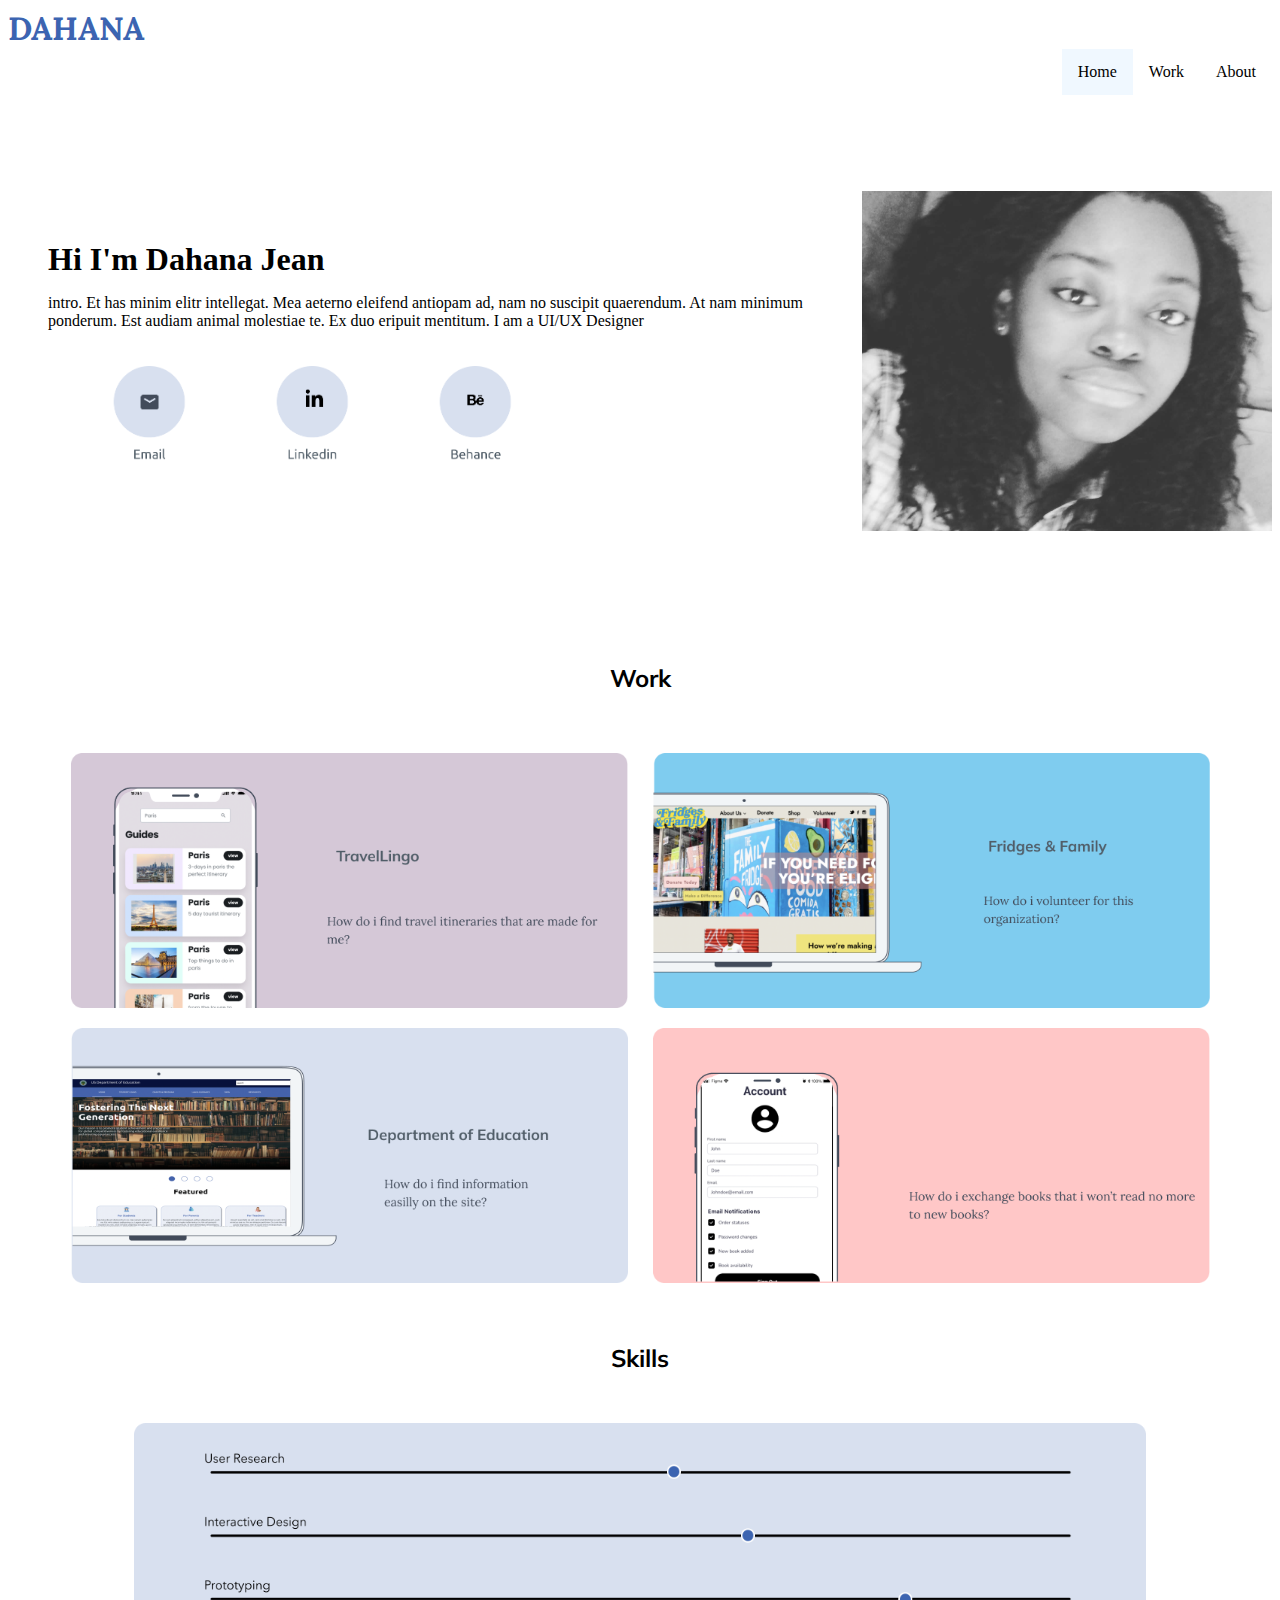
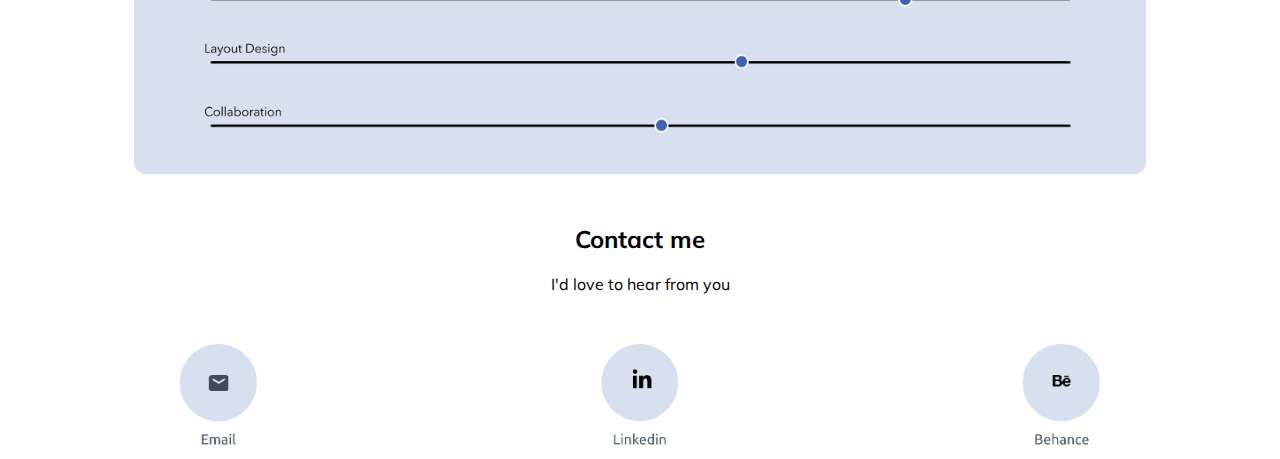
<file: index.html>
<!DOCTYPE html>
<html lang="en">
<head>
    <meta charset="UTF-8">
    <meta http-equiv="X-UA-Compatible" content="IE=edge">
    <meta name="viewport" content="width=device-width, initial-scale=1.0">
    <link rel="preconnect" href="https://fonts.googleapis.com">
    <link rel="preconnect" href="https://fonts.gstatic.com" crossorigin>
    <link href="https://fonts.googleapis.com/css2?family=Lora:wght@400;700&family=Mulish:wght@400;700&display=swap" rel="stylesheet">
    <link href="css/style.css" rel="stylesheet" type="text/css">
    <title>Dahana</title>
</head>
<body>
    <!--Nav Html-->
    <nav id="navBar">
        <div class="sitename"> 
            <h1>DAHANA</h1>
        </div>
  <ul>
  <li><a href="#">About</a></li>
  <li class="dropdown">
    <a href="javascript:void(0)" class="dropbtn">Work</a>
    <div class="dropdown-content">
      <a href="#">TravelLingo</a>
      <a href="../UX_UI_HW_18/workpage/">Fridges & Family</a>
      <a href="#">Department of Education</a>
      <a href="#">Bookflip</a>
    </div>
  </li>
  <li><a class="active" href="#">Home</a></li>
</ul>

</nav>
&nbsp;
  <!--Introduction-->
  <section>
  <div class="container">
    <div class="heading">
    <h1>Hi I'm Dahana Jean</h1>
      <p>intro. Et has minim elitr intellegat. Mea aeterno eleifend antiopam ad, nam no suscipit quaerendum. At nam minimum ponderum. Est audiam animal molestiae te. Ex duo eripuit mentitum. I am a UI/UX Designer </p>
    <div class="icons">
       <img src="images/Emailicon.png">
       <img src="images/Linkedinicon.png">
       <img src="images/behanceicon.png">
    </div>
    </div>
    <div class="image">
      <img src="images/myself.png">
    </div>
  </div>
</section>
    <!-- Work -->
    <div class="subHeading">
        <h2>Work</h2>
    </div>
    <section id="workGrid">
        <div id="travellingo" class="workGridArea"></div>
        <a href="../UX_UI_HW_18/workpage/index.html">
          <div id="fridgesfamily" class="workGridArea"></div>
        </a>
        <div id="departmentofeducation" class="workGridArea"></div>
        <div id="bookflip" class="workGridArea"></div>
    </section>
     <!-- Skill-->
    <section>
    <div class="subHeading">
        <h2>Skills</h2>
    </div>
    <img id="skills" src="images/skills.png" alt="My skills">
  </section>
   
    <!-- Footer HTML -->
    <div class="subHeading">
        <H2>Contact me</H2>
        <p>I'd love to hear from you</p>
    </div>
    <div class="footer">
        <img id="footericon" src="images/Emailicon.png">
        <img id="footericon" src="images/Linkedinicon.png">
        <img id="footericon" src="images/behanceicon.png">
    </div>
</body>
</html>
</file>
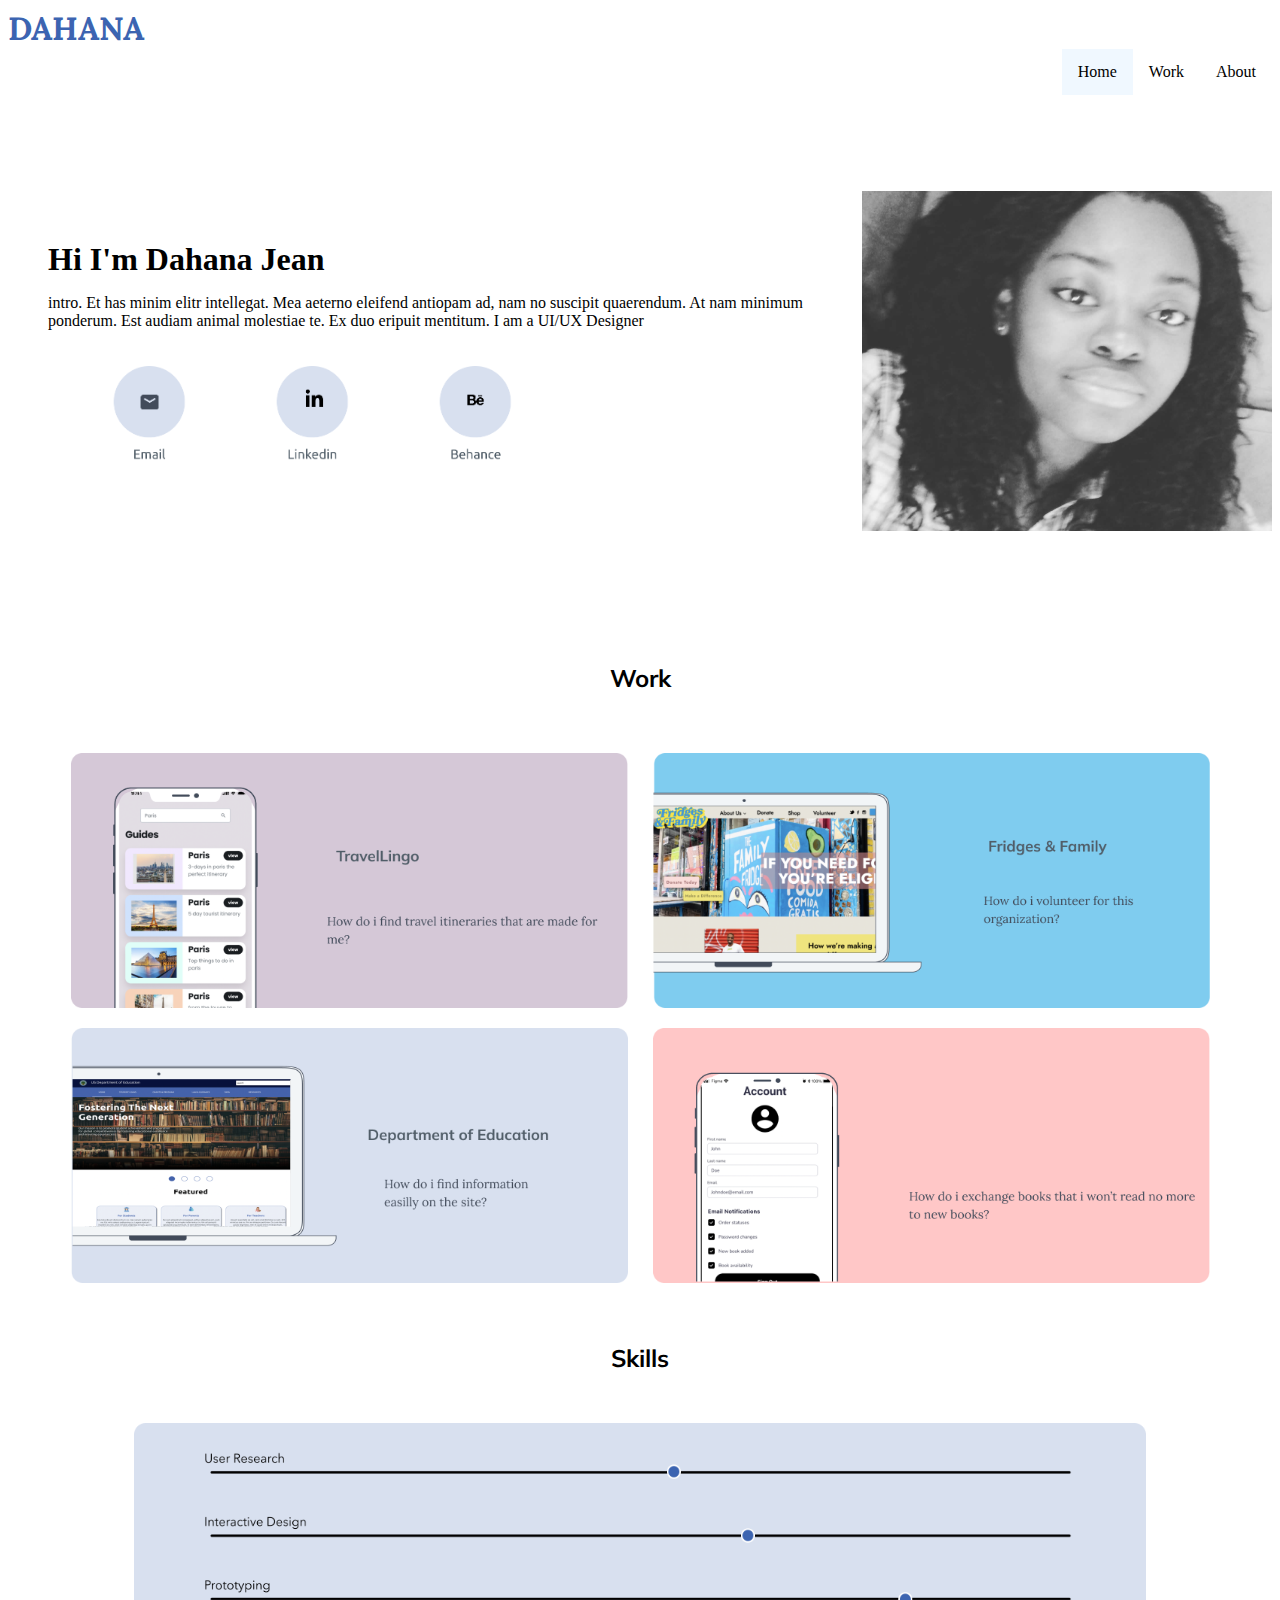
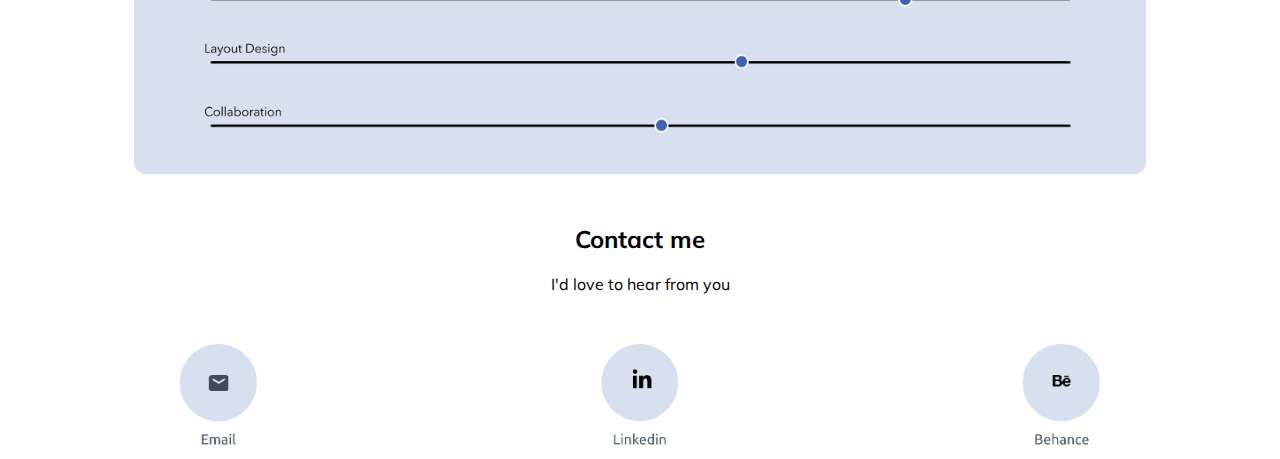
<file: homepage/index.html>
<!DOCTYPE html>
<html lang="en">
<head>
    <meta charset="UTF-8">
    <meta http-equiv="X-UA-Compatible" content="IE=edge">
    <meta name="viewport" content="width=device-width, initial-scale=1.0">
    <link rel="preconnect" href="https://fonts.googleapis.com">
    <link rel="preconnect" href="https://fonts.gstatic.com" crossorigin>
    <link href="https://fonts.googleapis.com/css2?family=Lora:wght@400;700&family=Mulish:wght@400;700&display=swap" rel="stylesheet">
    <link href="css/style.css" rel="stylesheet" type="text/css">
    <title>Dahana</title>
</head>
<body>
    <!--Nav Html-->
    <nav id="navBar">
        <div class="sitename"> 
            <h1>DAHANA</h1>
        </div>
  <ul>
  <li><a href="#">About</a></li>
  <li class="dropdown">
    <a href="javascript:void(0)" class="dropbtn">Work</a>
    <div class="dropdown-content">
      <a href="#">TravelLingo</a>
      <a href="../workpage/">Fridges & Family</a>
      <a href="#">Department of Education</a>
      <a href="#">Bookflip</a>
    </div>
  </li>
  <li><a class="active" href="#">Home</a></li>
</ul>

</nav>
&nbsp;
  <!--Introduction-->
  <section>
  <div class="container">
    <div class="heading">
    <h1>Hi I'm Dahana Jean</h1>
      <p>intro. Et has minim elitr intellegat. Mea aeterno eleifend antiopam ad, nam no suscipit quaerendum. At nam minimum ponderum. Est audiam animal molestiae te. Ex duo eripuit mentitum. I am a UI/UX Designer </p>
    <div class="icons">
       <img src="images/Emailicon.png">
       <img src="images/Linkedinicon.png">
       <img src="images/behanceicon.png">
    </div>
    </div>
    <div class="image">
      <img src="images/myself.png">
    </div>
  </div>
</section>
    <!-- Work -->
    <div class="subHeading">
        <h2>Work</h2>
    </div>
    <section id="workGrid">
        <div id="travellingo" class="workGridArea"></div>
        <a href="../workpage/">
          <div id="fridgesfamily" class="workGridArea"></div>
        </a>
        <div id="departmentofeducation" class="workGridArea"></div>
        <div id="bookflip" class="workGridArea"></div>
    </section>
     <!-- Skill-->
    <section>
    <div class="subHeading">
        <h2>Skills</h2>
    </div>
    <img id="skills" src="images/skills.png" alt="My skills">
  </section>
   
    <!-- Footer HTML -->
    <div class="subHeading">
        <H2>Contact me</H2>
        <p>I'd love to hear from you</p>
    </div>
    <div class="footer">
        <img id="footericon" src="images/Emailicon.png">
        <img id="footericon" src="images/Linkedinicon.png">
        <img id="footericon" src="images/behanceicon.png">
    </div>
</body>
</html>
</file>
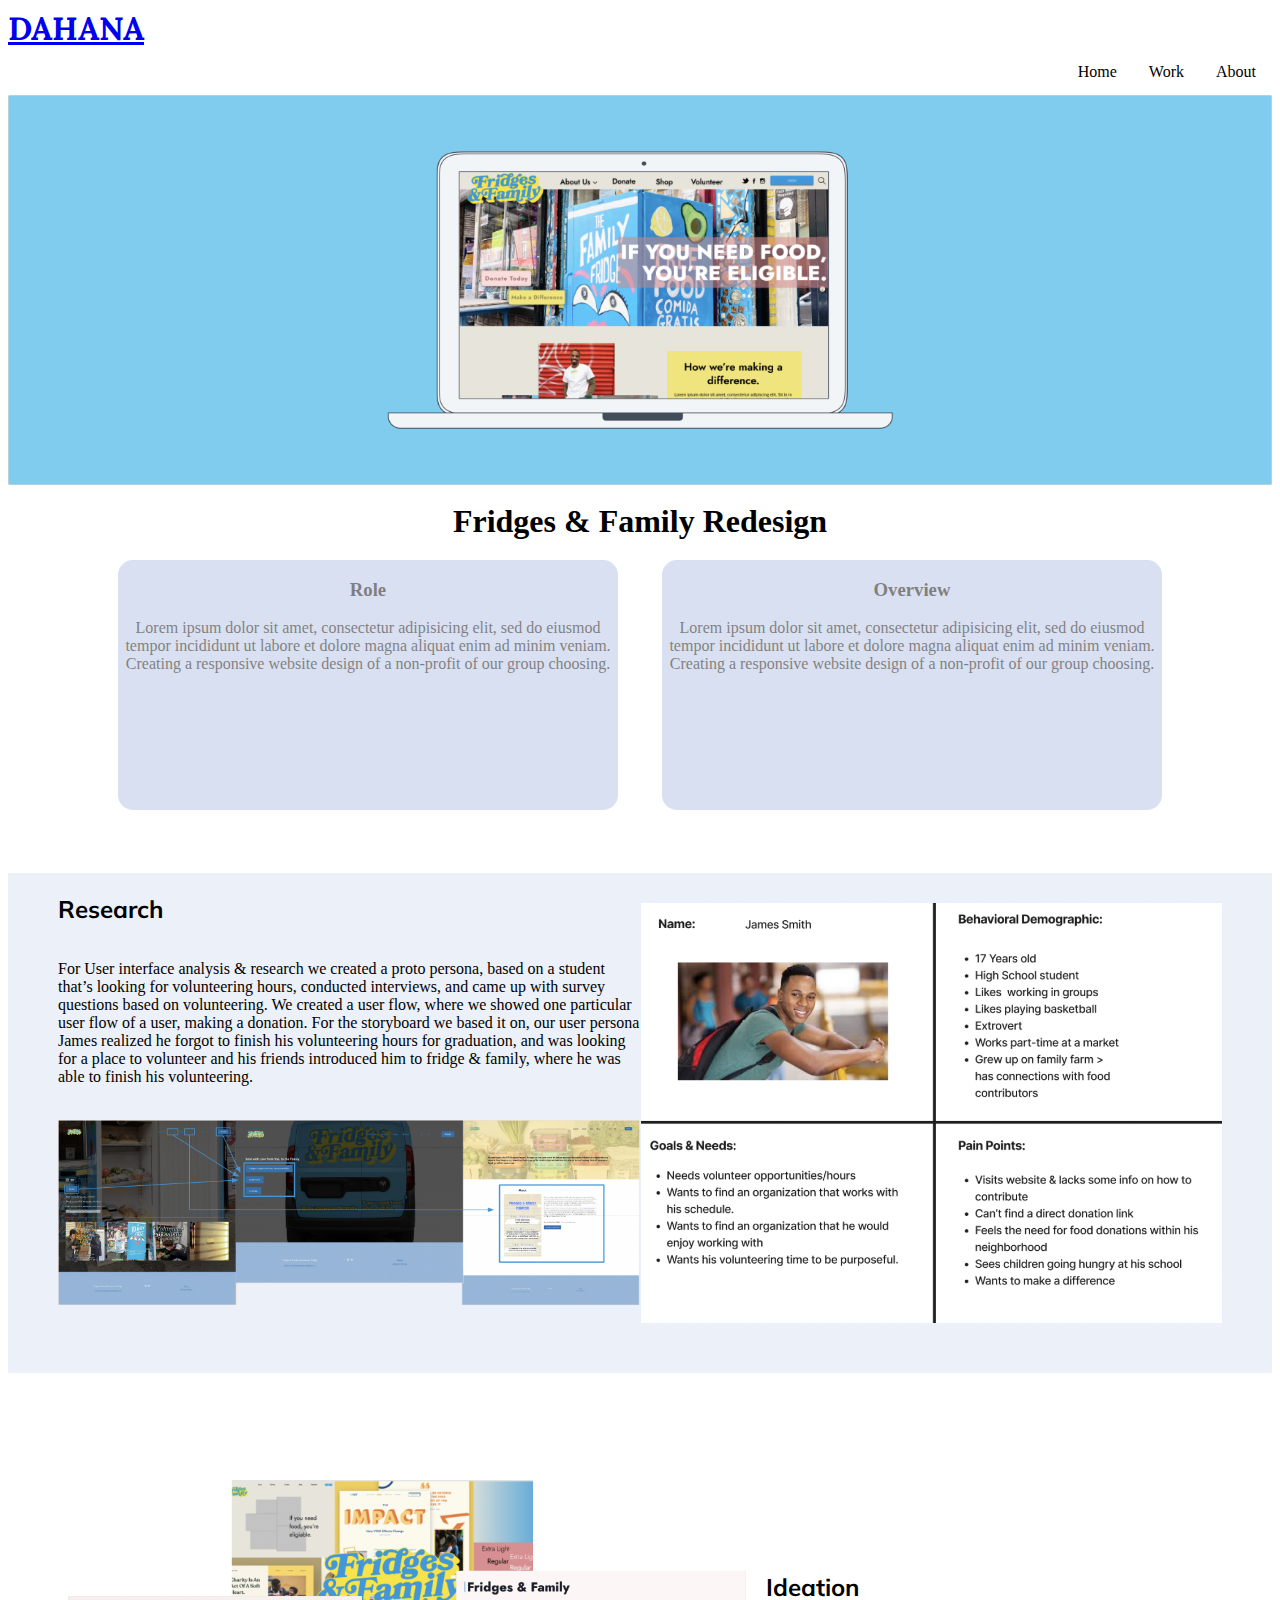
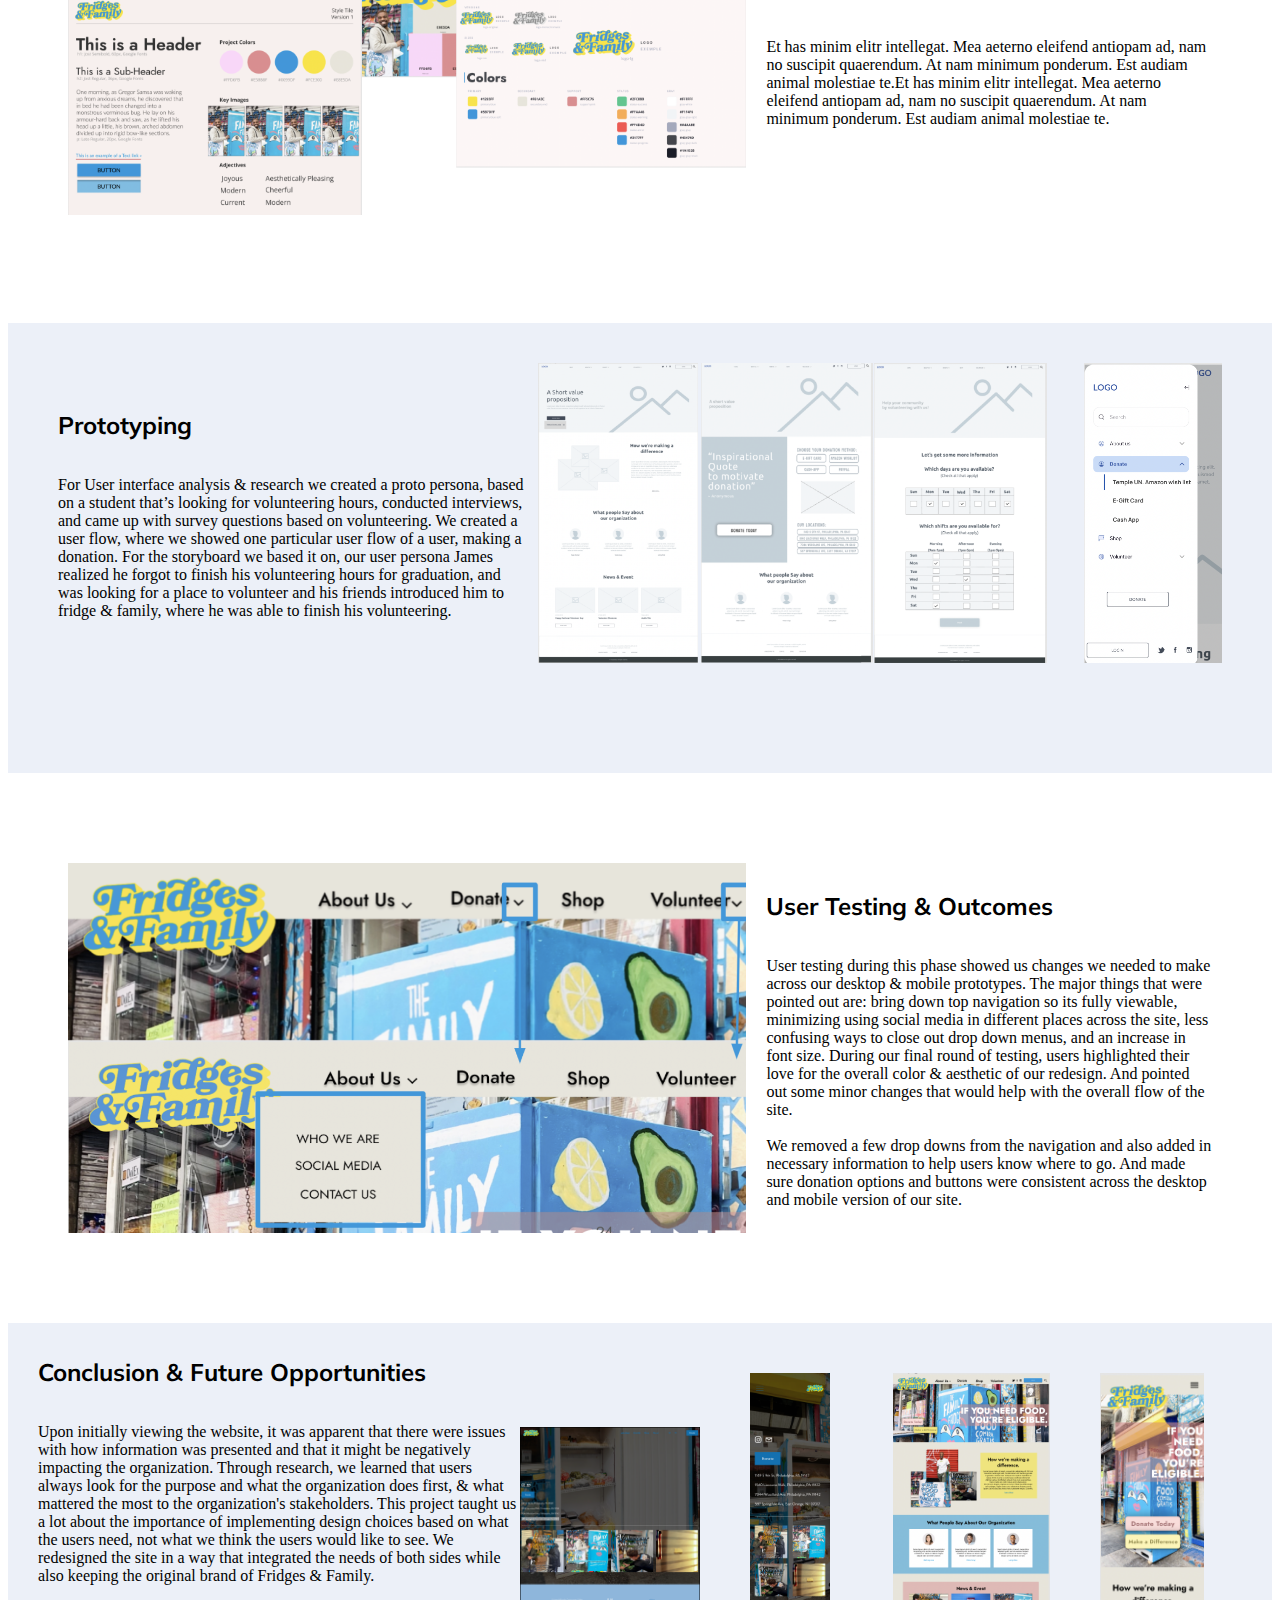
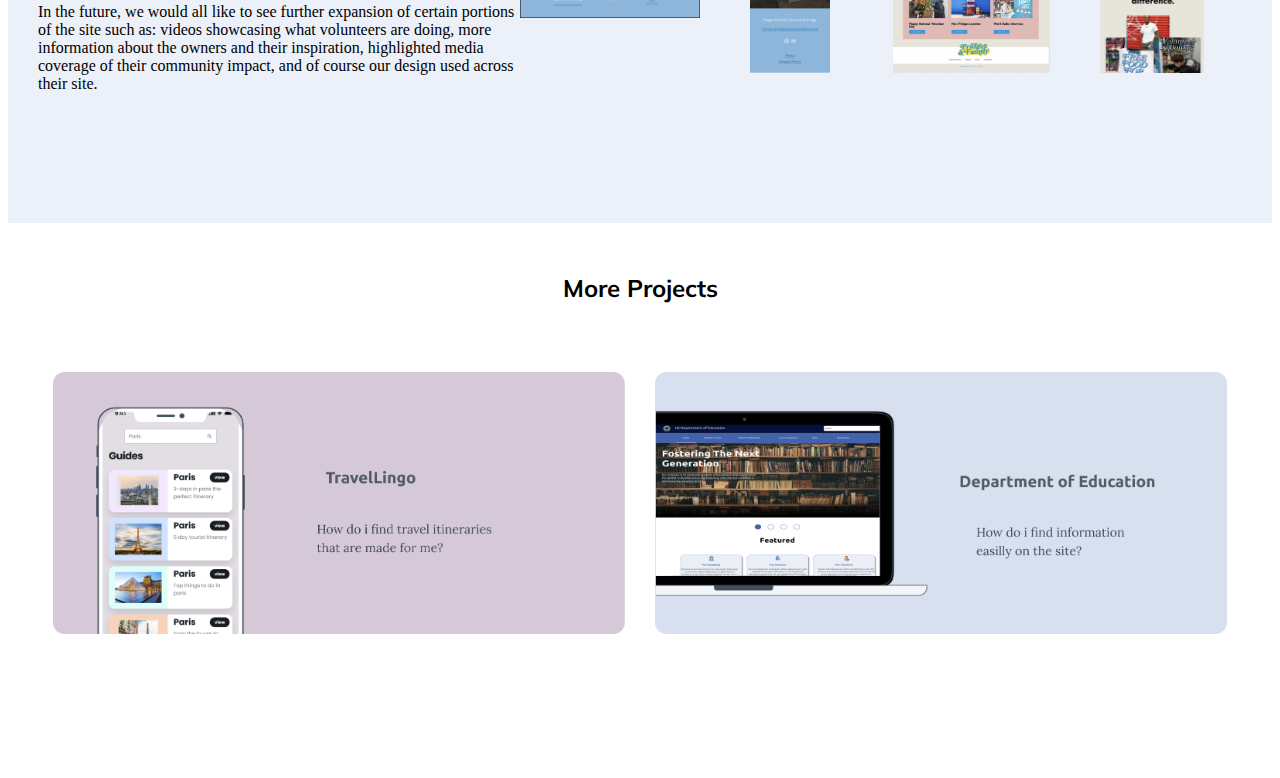
<file: workpage/index.html>
<!DOCTYPE html>
<html lang="en">
<head>
    <meta charset="UTF-8">
    <meta http-equiv="X-UA-Compatible" content="IE=edge">
    <meta name="viewport" content="width=device-width, initial-scale=1.0">
    <title>Dahana</title>
    <meta charset="UTF-8">
    <meta http-equiv="X-UA-Compatible" content="IE=edge">
    <meta name="viewport" content="width=device-width, initial-scale=1.0">
    <link rel="preconnect" href="https://fonts.googleapis.com">
    <link rel="preconnect" href="https://fonts.gstatic.com" crossorigin>
    <link href="https://fonts.googleapis.com/css2?family=Lora:wght@400;700&family=Mulish:wght@400;700&display=swap" rel="stylesheet">
    <link href="css/style.css" rel="stylesheet" type="text/css">
    <title>Dahana</title>
</head>
<body>

    <!--Nav Html-->
    <nav id="navBar">
        <div class="sitename">
            <a href="../index.html">
                <h1>DAHANA</h1>
            </a>
        </div>
  <ul>
  <li><a href="#">About</a></li>
  <li class="dropdown">
    <a href="javascript:void(0)" class="dropbtn" class="active">Work</a>
    <div class="dropdown-content">
      <a href="#">TravelLingo</a>
      <a href="#">Fridges & Family</a>
      <a href="#">Department of Education</a>
      <a href="#">Bookflip</a>
    </div>
  </li>
  <li><a href="../index.html">Home</a></li>
</ul>

</nav>
<!--header-->
<section id="headerimage">
    <img id="headercont" src="images/header 1.png" alt="My skills">
</section>
<br>
<!--role and overview-->
<section id="viewrole">
    <div class="heading1">
        <h1>Fridges & Family Redesign</h1>
    </div>
    <div class="role">
        <h3>Role</h3>
        <p>Lorem ipsum dolor sit amet, consectetur adipisicing elit, sed do eiusmod tempor incididunt ut labore et dolore magna aliquat enim ad minim veniam. Creating a responsive website design of a non-profit of our group choosing.</p> 
    </div>
    <div class="role">
        <h3>Overview</h3>
        <p>Lorem ipsum dolor sit amet, consectetur adipisicing elit, sed do eiusmod tempor incididunt ut labore et dolore magna aliquat enim ad minim veniam. Creating a responsive website design of a non-profit of our group choosing.</p>
    </div>
</section>
<br>
<!--research-->
<section id="background1">
    <section id="researchGrid">
        <div id="text1" class="researchGridArea">
            <div class="SubHeading">
                <h2>Research</h2>
            </div>
            <p>For User interface analysis & research we created a proto persona, based on a student that’s looking for volunteering hours,  conducted interviews, and came up with survey questions based on  volunteering. We created a user flow, where we showed one particular user flow of a user, making a donation. For the storyboard we based it on, our user persona James realized he forgot to finish his volunteering hours for graduation, and was looking for a place to volunteer and his friends introduced him to fridge & family, where he was able to finish his volunteering.</p>
        </div>
        <div id="research1" class="researchGridArea"></div>
        <div id="research2" class="researchGridArea"></div>
    </section>
</section>

<!--ideation-->
<section id="ideationGrid">
    <div id="text2" class="ideationGridArea">
        <div class="SubHeading">
            <h2>Ideation</h2>
        </div>
        <p>Et has minim elitr intellegat. Mea aeterno eleifend antiopam ad, nam no suscipit quaerendum. At nam minimum ponderum. Est audiam animal molestiae te.Et has minim elitr intellegat. Mea aeterno eleifend antiopam ad, nam no suscipit quaerendum. At nam minimum ponderum. Est audiam animal molestiae te.</p>
    </div>
    <div id="ideation1" class="ideationGridArea"></div>
</section>

<!--prototyping-->
<section id="background1">
    <section id="prototypeGrid">
        <div id="text3" class="prototypeGridArea">
            <div class="SubHeading">
                <h2>Prototyping</h2>
            </div>
            <p>For User interface analysis & research we created a proto persona, based on a student that’s looking for volunteering hours,  conducted interviews, and came up with survey questions based on  volunteering. We created a user flow, where we showed one particular user flow of a user, making a donation. For the storyboard we based it on, our user persona James realized he forgot to finish his volunteering hours for graduation, and was looking for a place to volunteer and his friends introduced him to fridge & family, where he was able to finish his volunteering.</p>
        </div>
        <div id="prototype1" class="prototypeGridArea"></div>
        <div id="prototype2" class="prototypeGridArea"></div>
        <div id="prototype3" class="prototypeGridArea"></div>
        <div id="prototype4" class="prototypeGridArea"></div>
    </section>
</section>

<!--user testing and outcomes-->
<section id="testingGrid">
    <div id="text4" class="testingGridArea">
        <div class="SubHeading">
            <h2>User Testing & Outcomes</h2>
        </div>
        <p>User testing during this phase showed us changes we needed to make across our desktop & mobile prototypes. The major things that were pointed out are: bring down top navigation so its fully viewable, minimizing using social media in different places across the site, less confusing ways to close out drop down menus, and an increase in font size. During our final round of testing, users highlighted their love for the overall color & aesthetic of our redesign. And pointed out some minor changes that would help with the overall flow of the site. <br> <br> We removed a few drop downs from the navigation and also added in necessary information to help users know where to go. And made sure donation options and buttons were consistent across the desktop and mobile version of our site.</p>
    </div>
    <div id="testing1" class="testingGridArea"></div>
</section>

<!--conclusion and future opportunities-->
<section id="background1">
    <section id="conclusionGrid">
        <div id="text5" class="conclusionGridArea">
            <div class="SubHeading">
                <h2>Conclusion & Future Opportunities</h2>
            </div>
            <p>Upon initially viewing the website, it was apparent that there were issues with how information was presented and that it might be negatively impacting the organization. Through research, we learned that users always look for the purpose and what the organization does first, & what mattered the most to the organization's stakeholders. This project taught us a lot about the importance of implementing design choices based on what the users need, not what we think the users would like to see. We redesigned the site in a way that integrated the needs of both sides while also keeping the original brand of Fridges & Family. <br> <br> In the future, we would all like to see further expansion of certain portions of the site such as: videos showcasing what volunteers are doing, more information about the owners and their inspiration, highlighted media coverage of their community impact, and of course our design used across their site.</p>
        </div>
        <div id="conclusion1" class="conclusionGridArea"></div>
        <div id="conclusion2" class="conclusionGridArea"></div>
        <div id="conclusion3" class="conclusionGridArea"></div>
        <div id="conclusion4" class="conclusionGridArea"></div>
    </section>
</section>

<!--more project-->
<div class="SubHeading1">
    <h2>More Projects</h2>
</div>
<section id="projectGrid">
    <div id="project1" class="projectGridArea"></div>
    <div id="project2" class="projectGridArea"></div>
</section>
    
</body>
</html>
</file>
<file: css/style.css>
/*navigation*/
body {
    background-color:white;
  }
  h1 {
    margin: 0;
    padding: 0;
    background-color: white;
  }
  ul {
    list-style-type: none;
    margin: 0;
    padding: 0;
    overflow: hidden;
    background-color: white;
  }
  
  li {
    float: right;
  }
  
  li a, .dropbtn {
    display: inline-block;
    color: black;
    text-align: center;
    padding: 14px 16px;
    text-decoration: none;
  }
  
  li a:hover, .dropdown:hover .dropbtn {
    background-color: aliceblue;
  }
  
  .active {
    background-color: aliceblue;
  }
  
  li.dropdown {
    display: inline-block;
  }
  
  .dropdown-content {
    display: none;
    position: absolute;
    background-color: #f9f9f9;
    min-width: 160px;
    box-shadow: 0px 8px 16px 0px rgba(0,0,0,0.2);
    z-index: 1;
  }
  
  .dropdown-content a {
    color: black;
    padding: 12px 16px;
    text-decoration: none;
    display: block;
    text-align: left;
  }
  
  .dropdown-content a:hover {background-color: #f1f1f1;}
  
  .dropdown:hover .dropdown-content {
    display: block;
  }


/* introduction CSS*/
.container {
    display: flex;
    align-items: center;
    justify-content: center;
    height: auto;
    min-height: 500px;
    padding-left: 40px;
  }
  img {
    max-width: 100%
  }
  .image {
    flex-basis: 100%
  }
  .text {
    font-size: 20px;
    padding-left: 20px;
  }
  .icons {
     display: flex;
     justify-content: space-between;
     align-items: center;
     width: 20%;
     padding: 20px
  }

/* Work Grid CSS*/

  #workGrid {
    margin: 25px 50px;
    display: grid;
    height: auto;
    min-height: 550px;
    grid-template-rows: 50% 50%;
    grid-template-columns: 50% 50%;
    grid-template-areas: 
    "travellingo fridgesfamily"
    "departmentofeducation bookflip"
    }
  #travellingo {
    grid-area: travellingo;
    background-image: url(../images/travellingo.png);
  }
  #fridgesfamily {
    grid-area: fridgesfamily;
    background-image: url(../images/fridgesandfamily.png);
    height: 255px;
  }
  #fridgesfamily:hover {
    opacity: 0.3;
  }
  #departmentofeducation {
    grid-area: departmentofeducation;
    background-image: url(../images/depofedu.png);
  }
  #bookflip {
    grid-area: bookflip;
    background-image: url(../images/bookflip.png);
  }
  .workGridArea {
    background-position: center;
    background-size: contain;
    background-repeat: no-repeat;
    margin: 10px;
    display: grid;
    align-content: center;
  }

  /* Skill image CSS*/
   #skills {
    display: block;
    margin-left: auto;
    margin-right: auto;
    width: 80%;
   } 



 /* Footer Styles */
  .footer {
    display: flex;
    justify-content: space-between;
    align-items: center;
    background: white;
  }
  #footericon {
    margin-left: auto;
    margin-right: auto;
    width: 14%;
  } 
 /* Typography */ 
  .subHeading {
    text-align: center;
    width: 300px;
    margin: 50px auto;
    font-family: 'Mulish', sans-serif;
  } 
  .sitename {
    font-family: 'Lora', serif;
    font-weight: 700;
    color: #3C64B1;
  }
  .p {
    font-family: 'Lora', serif;
  }

  /* responsiveness */ 

  @media only screen and (max-width: 600px) {
    #workGrid {
      grid-template-rows: 300px 300px 300px 300px;
      grid-template-columns: 1fr;
      grid-template-areas:
        "travellingo"
        "fridgesfamily"
        "departmentofeducation"
        "bookflip"
    }
  }

  @media only screen and (max-width: 600px) {
    .container{
      display: flex;
      flex-wrap: wrap;
    }
  }
</file>
<file: homepage/css/style.css>
/*navigation*/
body {
    background-color:white;
  }
  h1 {
    margin: 0;
    padding: 0;
    background-color: white;
  }
  ul {
    list-style-type: none;
    margin: 0;
    padding: 0;
    overflow: hidden;
    background-color: white;
  }
  
  li {
    float: right;
  }
  
  li a, .dropbtn {
    display: inline-block;
    color: black;
    text-align: center;
    padding: 14px 16px;
    text-decoration: none;
  }
  
  li a:hover, .dropdown:hover .dropbtn {
    background-color: aliceblue;
  }
  
  .active {
    background-color: aliceblue;
  }
  
  li.dropdown {
    display: inline-block;
  }
  
  .dropdown-content {
    display: none;
    position: absolute;
    background-color: #f9f9f9;
    min-width: 160px;
    box-shadow: 0px 8px 16px 0px rgba(0,0,0,0.2);
    z-index: 1;
  }
  
  .dropdown-content a {
    color: black;
    padding: 12px 16px;
    text-decoration: none;
    display: block;
    text-align: left;
  }
  
  .dropdown-content a:hover {background-color: #f1f1f1;}
  
  .dropdown:hover .dropdown-content {
    display: block;
  }


/* introduction CSS*/
.container {
    display: flex;
    align-items: center;
    justify-content: center;
    height: auto;
    min-height: 500px;
    padding-left: 40px;
  }
  img {
    max-width: 100%
  }
  .image {
    flex-basis: 100%
  }
  .text {
    font-size: 20px;
    padding-left: 20px;
  }
  .icons {
     display: flex;
     justify-content: space-between;
     align-items: center;
     width: 20%;
     padding: 20px
  }

/* Work Grid CSS*/

  #workGrid {
    margin: 25px 50px;
    display: grid;
    height: auto;
    min-height: 550px;
    grid-template-rows: 50% 50%;
    grid-template-columns: 50% 50%;
    grid-template-areas: 
    "travellingo fridgesfamily"
    "departmentofeducation bookflip"
    }
  #travellingo {
    grid-area: travellingo;
    background-image: url(../images/travellingo.png);
  }
  #fridgesfamily {
    grid-area: fridgesfamily;
    background-image: url(../images/fridgesandfamily.png);
    height: 255px;
  }
  #fridgesfamily:hover {
    opacity: 0.3;
  }
  #departmentofeducation {
    grid-area: departmentofeducation;
    background-image: url(../images/depofedu.png);
  }
  #bookflip {
    grid-area: bookflip;
    background-image: url(../images/bookflip.png);
  }
  .workGridArea {
    background-position: center;
    background-size: contain;
    background-repeat: no-repeat;
    margin: 10px;
    display: grid;
    align-content: center;
  }

  /* Skill image CSS*/
   #skills {
    display: block;
    margin-left: auto;
    margin-right: auto;
    width: 80%;
   } 



 /* Footer Styles */
  .footer {
    display: flex;
    justify-content: space-between;
    align-items: center;
    background: white;
  }
  #footericon {
    margin-left: auto;
    margin-right: auto;
    width: 14%;
  } 
 /* Typography */ 
  .subHeading {
    text-align: center;
    width: 300px;
    margin: 50px auto;
    font-family: 'Mulish', sans-serif;
  } 
  .sitename {
    font-family: 'Lora', serif;
    font-weight: 700;
    color: #3C64B1;
  }
  .p {
    font-family: 'Lora', serif;
  }

  /* responsiveness */ 

  @media only screen and (max-width: 600px) {
    #workGrid {
      grid-template-rows: 300px 300px 300px 300px;
      grid-template-columns: 1fr;
      grid-template-areas:
        "travellingo"
        "fridgesfamily"
        "departmentofeducation"
        "bookflip"
    }
  }

  @media only screen and (max-width: 600px) {
    .container{
      display: flex;
      flex-wrap: wrap;
    }
  }
</file>
<file: workpage/css/style.css>
/*navigation*/
body {
    background-color:white;
  }
  h1 {
    margin: 0;
    padding: 0;
    background-color: white;
  }
  ul {
    list-style-type: none;
    margin: 0;
    padding: 0;
    overflow: hidden;
    background-color: white;
  }
  
  li {
    float: right;
  }
  
  li a, .dropbtn {
    display: inline-block;
    color: black;
    text-align: center;
    padding: 14px 16px;
    text-decoration: none;
  }
  
  li a:hover, .dropdown:hover .dropbtn {
    background-color: aliceblue;
  }
  
  .active {
    background-color: aliceblue;
  }
  
  li.dropdown {
    display: inline-block;
  }
  
  .dropdown-content {
    display: none;
    position: absolute;
    background-color: #f9f9f9;
    min-width: 160px;
    box-shadow: 0px 8px 16px 0px rgba(0,0,0,0.2);
    z-index: 1;
  }
  
  .dropdown-content a {
    color: black;
    padding: 12px 16px;
    text-decoration: none;
    display: block;
    text-align: left;
  }
  
  .dropdown-content a:hover {background-color: #f1f1f1;}
  
  .dropdown:hover .dropdown-content {
    display: block;
  }
  #navBar {
    text-decoration: none;
  }

  /*header*/
  #headercont {
    display: block;
    margin-left: auto;
    margin-right: auto;
    width: 100%;
   } 

    /*role and overview*/
    #viewrole{
      text-align: center;
    }

    .role {
      background-color: #b4c2e4;
      opacity: 0.5;
      width: 500px;
      height: 250px;
      border-radius: 15px;
      margin: 20px;
      display: inline-block;
      text-align: center;
    }

  
/* research*/

#researchGrid {
  margin: 25px 50px;
  display: grid;
  height: auto;
  min-height: 500px;
  grid-template-rows: 40% 50%;
  grid-template-columns: 50% 50%;
  grid-template-areas: 
  "text1 research1"
  "research2 research1"
  }
#text1 {
  grid-area: text1;
}
#research1 {
  grid-area: research1;
  background-image: url(../images/research\ 1.png);
}
#research2 {
  grid-area: research2;
  background-image: url(../images/reasearch\ 2.png);
}
.researchGridArea {
  background-position: center;
  background-size: contain;
  background-repeat: no-repeat;
  margin-top: 30px;
  display: grid;
  align-content: center;
}
  /* Ideation */
  #ideationGrid {
    margin: 25px 50px;
    display: grid;
    height: auto;
    min-height: 500px;
    grid-template-rows: 60% 40%;
    grid-template-columns: 60% 40%;
    grid-template-areas: 
    "ideation1 text2"
    "ideation1 text2"
    }
  #text2 {
    grid-area: text2;
  }
  #ideation1 {
    grid-area: ideation1;
    background-image: url(../images/ideation.png);
  }
  
  .ideationGridArea {
    background-position: center;
    background-size: contain;
    background-repeat: no-repeat;
    margin: 10px;
    display: grid;
    align-content: center;
  }

  /* prototyping */
  #prototypeGrid {
    margin: 25px 50px;
    display: grid;
    height: auto;
    min-height: 450px;
    grid-template-rows: 40% 15% 15% 15% 15%;
    grid-template-columns: 40% 15% 15% 15% 15%;
    grid-template-areas: 
    "text3 prototype1 prototype2 prototype3 prototype4"
    "text3 prototype1 prototype2 prototype3 prototype4"
    }
  #text3 {
    grid-area: text3;
    height: 300px;
  }
  #prototype1 {
    grid-area: prototype1;
    background-image: url(../images/prototype1.png);
    height: 300px;
  }
  #prototype2 {
    grid-area: prototype2;
    background-image: url(../images/prototype2.png);
    height: 300px;
  }
  #prototype3 {
    grid-area: prototype3;
    background-image: url(../images/prototype3.png);
    height: 300px;
  }
  #prototype4 {
    grid-area: prototype4;
    background-image: url(../images/prototype4.png);
    height: 300px;
  }
 
  .prototypeGridArea {
    background-position: right;
    background-size: contain;
    background-repeat: no-repeat;
    margin-top: 40px;
    display: grid;
    align-content: center;
  }

  /* user testing and outcomes*/
  #testingGrid {
    margin: 25px 50px;
    display: grid;
    height: auto;
    min-height: 500px;
    grid-template-rows: 60% 40%;
    grid-template-columns: 60% 40%;
    grid-template-areas: 
    "testing1 text4"
    "testing1 text4"
    }
  #text4 {
    grid-area: text4;
  }
  #testing1 {
    grid-area: testing1;
    background-image: url(../images/testing.png);
  }
  
  .testingGridArea {
    background-position: center;
    background-size: contain;
    background-repeat: no-repeat;
    margin: 10px;
    display: grid;
    align-content: center;
  }

  /* conclusion and future opportunities*/

  #conclusionGrid {
    margin: 25px 30px;
    display: grid;
    height: auto;
    min-height: 500px;
    grid-template-rows: 40% 15% 15% 15% 15%;
    grid-template-columns: 40% 15% 15% 15% 15%;
    grid-template-areas: 
    "text5 conclusion1 conclusion2 conclusion3 conclusion4"
    "text5 conclusion1 conclusion2 conclusion3 conclusion4"
    }
  #text5 {
    grid-area: text5;
    height: 300px;
  }
  #conclusion1 {
    grid-area: conclusion1;
    background-image: url(../images/conclusion\ 1.png);
    height: 300px;
  }
  #conclusion2 {
    grid-area: conclusion2;
    background-image: url(../images/conclusion\ 2.png);
    height: 300px;
  }
  #conclusion3 {
    grid-area: conclusion3;
    background-image: url(../images/conclusion\ 3.png);
    height: 300px;
  }
  #conclusion4 {
    grid-area: conclusion4;
    background-image: url(../images/conclusion\ 4.png);
    height: 300px;
  }

  .conclusionGridArea {
    background-position: center;
    background-size: contain;
    background-repeat: no-repeat;
    margin-top: 50px;
    display: grid;
    align-content: center;
  }

   /* more project*/
   #projectGrid {
    margin: 25px 30px;
    display: grid;
    height: auto;
    min-height: 400px;
    grid-template-rows: 50% 50%;
    grid-template-areas: 
    "project1 project2"
    }

  #project1 {
    grid-area: project1;
    background-image: url(../images/more\ projec\ 1.png);
    height: 270px;
  }
  #project2 {
    grid-area: project2;
    background-image: url(../images/more\ project\ 2.png);
    height: 270px;
  }
  .projectGridArea {
    background-position: center;
    background-size: contain;
    background-repeat: no-repeat;
    margin: 15px;
    display: grid;
    align-content: center;
  }

    /* Typography and aesthetic */ 
  .SubHeading {
    text-align: left;
    font-family: 'Mulish', sans-serif;
  } 
  .sitename {
    font-family: 'Lora', serif;
    font-weight: 700;
    color: #3C64B1;
    text-decoration: none;
  }
  .p {
    font-family: 'Lora', serif;
  }
  .SubHeading1 {
    text-align: center;
    width: 300px;
    margin: 50px auto;
    font-family: 'Mulish', sans-serif;
  } 
  #background1 {
    background-color: #ecf0f8;
  }
</file>
